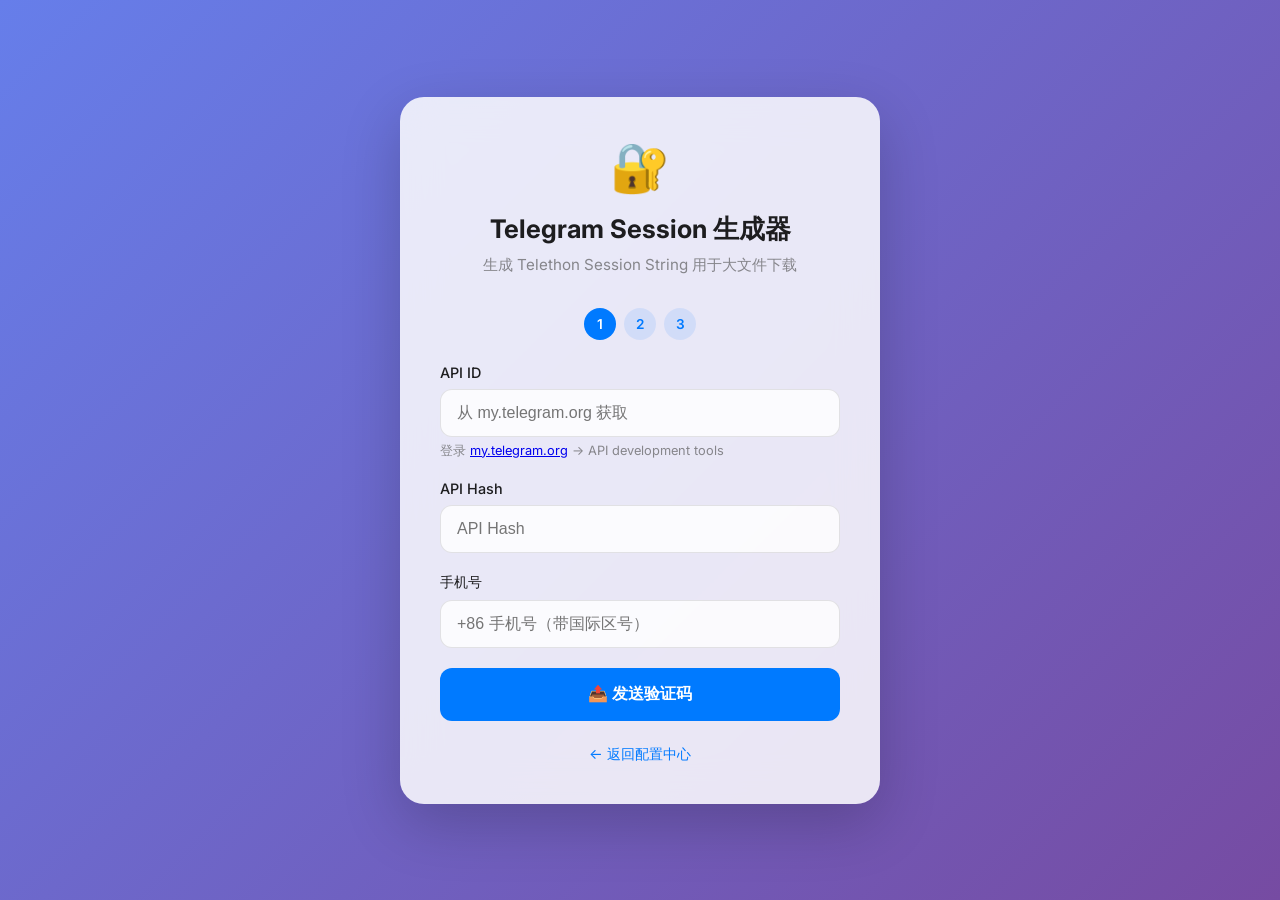
<file: music_bot/web/templates/setup.html>
<!DOCTYPE html>
<html lang="zh-CN">
<head>
    <meta charset="UTF-8">
    <meta name="viewport" content="width=device-width, initial-scale=1.0">
    <title>Telegram Session 生成器</title>
    <link href="https://fonts.googleapis.com/css2?family=Inter:wght@400;500;600;700&display=swap" rel="stylesheet">
    <style>
        :root {
            --bg-color: #f5f5f7;
            --card-bg: rgba(255, 255, 255, 0.85);
            --text-primary: #1d1d1f;
            --text-secondary: #86868b;
            --accent: #007AFF;
            --accent-hover: #0056b3;
            --success: #34c759;
            --danger: #ff3b30;
            --border: rgba(0, 0, 0, 0.1);
        }

        * {
            margin: 0;
            padding: 0;
            box-sizing: border-box;
        }

        body {
            font-family: 'Inter', -apple-system, BlinkMacSystemFont, sans-serif;
            background: linear-gradient(135deg, #667eea 0%, #764ba2 100%);
            min-height: 100vh;
            display: flex;
            justify-content: center;
            align-items: center;
            padding: 20px;
        }

        .container {
            background: var(--card-bg);
            backdrop-filter: blur(20px);
            border-radius: 24px;
            padding: 40px;
            width: 100%;
            max-width: 480px;
            box-shadow: 0 20px 60px rgba(0, 0, 0, 0.2);
        }

        .header {
            text-align: center;
            margin-bottom: 32px;
        }

        .header .logo {
            font-size: 48px;
            margin-bottom: 16px;
        }

        .header h1 {
            font-size: 1.6rem;
            font-weight: 700;
            color: var(--text-primary);
            margin-bottom: 8px;
        }

        .header p {
            color: var(--text-secondary);
            font-size: 0.95rem;
        }

        .steps {
            display: flex;
            justify-content: center;
            gap: 8px;
            margin-bottom: 24px;
        }

        .step {
            width: 32px;
            height: 32px;
            border-radius: 50%;
            display: flex;
            align-items: center;
            justify-content: center;
            font-size: 0.85rem;
            font-weight: 600;
            background: rgba(0, 122, 255, 0.1);
            color: var(--accent);
            transition: all 0.3s ease;
        }

        .step.active {
            background: var(--accent);
            color: white;
        }

        .step.completed {
            background: var(--success);
            color: white;
        }

        .form-section {
            display: none;
        }

        .form-section.active {
            display: block;
        }

        .form-group {
            margin-bottom: 20px;
        }

        .form-group label {
            display: block;
            font-size: 0.9rem;
            font-weight: 500;
            color: var(--text-primary);
            margin-bottom: 8px;
        }

        .form-group input {
            width: 100%;
            padding: 14px 16px;
            font-size: 1rem;
            border: 1px solid var(--border);
            border-radius: 12px;
            background: rgba(255, 255, 255, 0.8);
            transition: all 0.2s ease;
        }

        .form-group input:focus {
            outline: none;
            border-color: var(--accent);
            box-shadow: 0 0 0 3px rgba(0, 122, 255, 0.15);
        }

        .form-group small {
            display: block;
            margin-top: 6px;
            font-size: 0.8rem;
            color: var(--text-secondary);
        }

        .btn {
            width: 100%;
            padding: 16px;
            font-size: 1rem;
            font-weight: 600;
            border: none;
            border-radius: 12px;
            cursor: pointer;
            transition: all 0.2s ease;
            display: flex;
            align-items: center;
            justify-content: center;
            gap: 8px;
        }

        .btn-primary {
            background: var(--accent);
            color: white;
        }

        .btn-primary:hover {
            background: var(--accent-hover);
            transform: translateY(-1px);
        }

        .btn-primary:disabled {
            background: #ccc;
            cursor: not-allowed;
            transform: none;
        }

        .btn-success {
            background: var(--success);
            color: white;
        }

        .btn-group {
            display: flex;
            gap: 12px;
            margin-top: 16px;
        }

        .btn-group .btn {
            flex: 1;
        }

        .btn-secondary {
            background: rgba(0, 0, 0, 0.05);
            color: var(--text-primary);
        }

        .message {
            padding: 14px 16px;
            border-radius: 12px;
            margin-bottom: 16px;
            font-size: 0.9rem;
            display: none;
        }

        .message.show {
            display: block;
        }

        .message.success {
            background: rgba(52, 199, 89, 0.15);
            color: #1e7e34;
        }

        .message.error {
            background: rgba(255, 59, 48, 0.15);
            color: #bd2130;
        }

        .result-box {
            background: rgba(0, 0, 0, 0.03);
            border-radius: 12px;
            padding: 16px;
            margin: 16px 0;
        }

        .result-box label {
            font-size: 0.85rem;
            font-weight: 500;
            color: var(--text-secondary);
            margin-bottom: 8px;
            display: block;
        }

        .result-box textarea {
            width: 100%;
            height: 120px;
            padding: 12px;
            font-family: monospace;
            font-size: 0.85rem;
            border: 1px solid var(--border);
            border-radius: 8px;
            resize: none;
            background: white;
        }

        .loading {
            display: inline-block;
            width: 20px;
            height: 20px;
            border: 2px solid rgba(255, 255, 255, 0.3);
            border-radius: 50%;
            border-top-color: white;
            animation: spin 0.8s linear infinite;
        }

        @keyframes spin {
            to { transform: rotate(360deg); }
        }

        .back-link {
            display: block;
            text-align: center;
            margin-top: 24px;
            color: var(--accent);
            text-decoration: none;
            font-size: 0.9rem;
        }

        .back-link:hover {
            text-decoration: underline;
        }
    </style>
</head>
<body>
    <div class="container">
        <div class="header">
            <div class="logo">🔐</div>
            <h1>Telegram Session 生成器</h1>
            <p>生成 Telethon Session String 用于大文件下载</p>
        </div>

        <!-- 步骤指示器 -->
        <div class="steps">
            <div class="step active" id="step1">1</div>
            <div class="step" id="step2">2</div>
            <div class="step" id="step3">3</div>
        </div>

        <!-- 消息提示 -->
        <div class="message" id="message"></div>

        <!-- 第一步：输入 API 信息 -->
        <div class="form-section active" id="section1">
            <div class="form-group">
                <label>API ID</label>
                <input type="text" id="api_id" placeholder="从 my.telegram.org 获取">
                <small>登录 <a href="https://my.telegram.org" target="_blank">my.telegram.org</a> → API development tools</small>
            </div>
            <div class="form-group">
                <label>API Hash</label>
                <input type="password" id="api_hash" placeholder="API Hash">
            </div>
            <div class="form-group">
                <label>手机号</label>
                <input type="text" id="phone" placeholder="+86 手机号（带国际区号）">
            </div>
            <button class="btn btn-primary" id="btnSendCode" onclick="sendCode()">
                📤 发送验证码
            </button>
        </div>

        <!-- 第二步：输入验证码 -->
        <div class="form-section" id="section2">
            <div class="form-group">
                <label>验证码</label>
                <input type="text" id="code" placeholder="输入收到的验证码">
                <small>请查看 Telegram 收到的验证码消息</small>
            </div>
            <button class="btn btn-primary" id="btnConfirmCode" onclick="confirmCode()">
                ✅ 确认验证码
            </button>
            <div class="btn-group">
                <button class="btn btn-secondary" onclick="goToStep(1)">← 返回</button>
            </div>
        </div>

        <!-- 第三步：显示结果 -->
        <div class="form-section" id="section3">
            <div class="result-box">
                <label>Session String</label>
                <textarea id="sessionString" readonly></textarea>
            </div>
            <button class="btn btn-success" onclick="saveSession()">
                💾 保存到配置
            </button>
            <button class="btn btn-secondary" style="margin-top: 12px;" onclick="copySession()">
                📋 复制到剪贴板
            </button>
        </div>

        <a href="/" class="back-link">← 返回配置中心</a>
    </div>

    <script>
        // 存储临时数据
        let tempData = {
            api_id: '',
            api_hash: '',
            phone: '',
            phone_code_hash: '',
            temp_session_string: '',
            session_string: ''
        };

        // 显示消息
        function showMessage(text, type = 'info') {
            const msg = document.getElementById('message');
            msg.textContent = text;
            msg.className = `message show ${type}`;
            setTimeout(() => {
                msg.classList.remove('show');
            }, 5000);
        }

        // 切换步骤
        function goToStep(step) {
            document.querySelectorAll('.form-section').forEach(s => s.classList.remove('active'));
            document.querySelectorAll('.step').forEach(s => s.classList.remove('active', 'completed'));
            
            document.getElementById(`section${step}`).classList.add('active');
            
            for (let i = 1; i <= 3; i++) {
                const stepEl = document.getElementById(`step${i}`);
                if (i < step) {
                    stepEl.classList.add('completed');
                } else if (i === step) {
                    stepEl.classList.add('active');
                }
            }
        }

        // 设置按钮加载状态
        function setLoading(btnId, loading) {
            const btn = document.getElementById(btnId);
            if (loading) {
                btn.disabled = true;
                btn.innerHTML = '<span class="loading"></span> 处理中...';
            } else {
                btn.disabled = false;
                if (btnId === 'btnSendCode') {
                    btn.innerHTML = '📤 发送验证码';
                } else if (btnId === 'btnConfirmCode') {
                    btn.innerHTML = '✅ 确认验证码';
                }
            }
        }

        // 发送验证码
        async function sendCode() {
            const api_id = document.getElementById('api_id').value.trim();
            const api_hash = document.getElementById('api_hash').value.trim();
            const phone = document.getElementById('phone').value.trim();

            if (!api_id || !api_hash || !phone) {
                showMessage('请填写所有字段', 'error');
                return;
            }

            setLoading('btnSendCode', true);

            try {
                const response = await fetch('/tg/send_code', {
                    method: 'POST',
                    headers: { 'Content-Type': 'application/json' },
                    body: JSON.stringify({ api_id, api_hash, phone })
                });

                const result = await response.json();

                if (result.ok) {
                    tempData = {
                        ...tempData,
                        api_id,
                        api_hash,
                        phone,
                        phone_code_hash: result.phone_code_hash,
                        temp_session_string: result.temp_session_string
                    };
                    showMessage(result.message || '验证码已发送', 'success');
                    goToStep(2);
                } else {
                    showMessage(result.error || '发送失败', 'error');
                }
            } catch (error) {
                showMessage('网络错误: ' + error.message, 'error');
            } finally {
                setLoading('btnSendCode', false);
            }
        }

        // 确认验证码
        async function confirmCode() {
            const code = document.getElementById('code').value.trim();

            if (!code) {
                showMessage('请输入验证码', 'error');
                return;
            }

            setLoading('btnConfirmCode', true);

            try {
                const response = await fetch('/tg/confirm_code', {
                    method: 'POST',
                    headers: { 'Content-Type': 'application/json' },
                    body: JSON.stringify({
                        api_id: tempData.api_id,
                        api_hash: tempData.api_hash,
                        phone: tempData.phone,
                        code: code,
                        phone_code_hash: tempData.phone_code_hash,
                        temp_session_string: tempData.temp_session_string
                    })
                });

                const result = await response.json();

                if (result.ok) {
                    tempData.session_string = result.session_string;
                    document.getElementById('sessionString').value = result.session_string;
                    showMessage('Session 生成成功！', 'success');
                    goToStep(3);
                } else {
                    showMessage(result.error || '验证失败', 'error');
                }
            } catch (error) {
                showMessage('网络错误: ' + error.message, 'error');
            } finally {
                setLoading('btnConfirmCode', false);
            }
        }

        // 保存 Session
        async function saveSession() {
            try {
                const response = await fetch('/tg/save_session', {
                    method: 'POST',
                    headers: { 'Content-Type': 'application/json' },
                    body: JSON.stringify({ session_string: tempData.session_string })
                });

                const result = await response.json();

                if (result.ok) {
                    showMessage('Session 已保存到配置！', 'success');
                } else {
                    showMessage(result.error || '保存失败', 'error');
                }
            } catch (error) {
                showMessage('保存失败: ' + error.message, 'error');
            }
        }

        // 复制 Session
        function copySession() {
            const textarea = document.getElementById('sessionString');
            textarea.select();
            document.execCommand('copy');
            showMessage('已复制到剪贴板', 'success');
        }
    </script>
</body>
</html>
</file>
